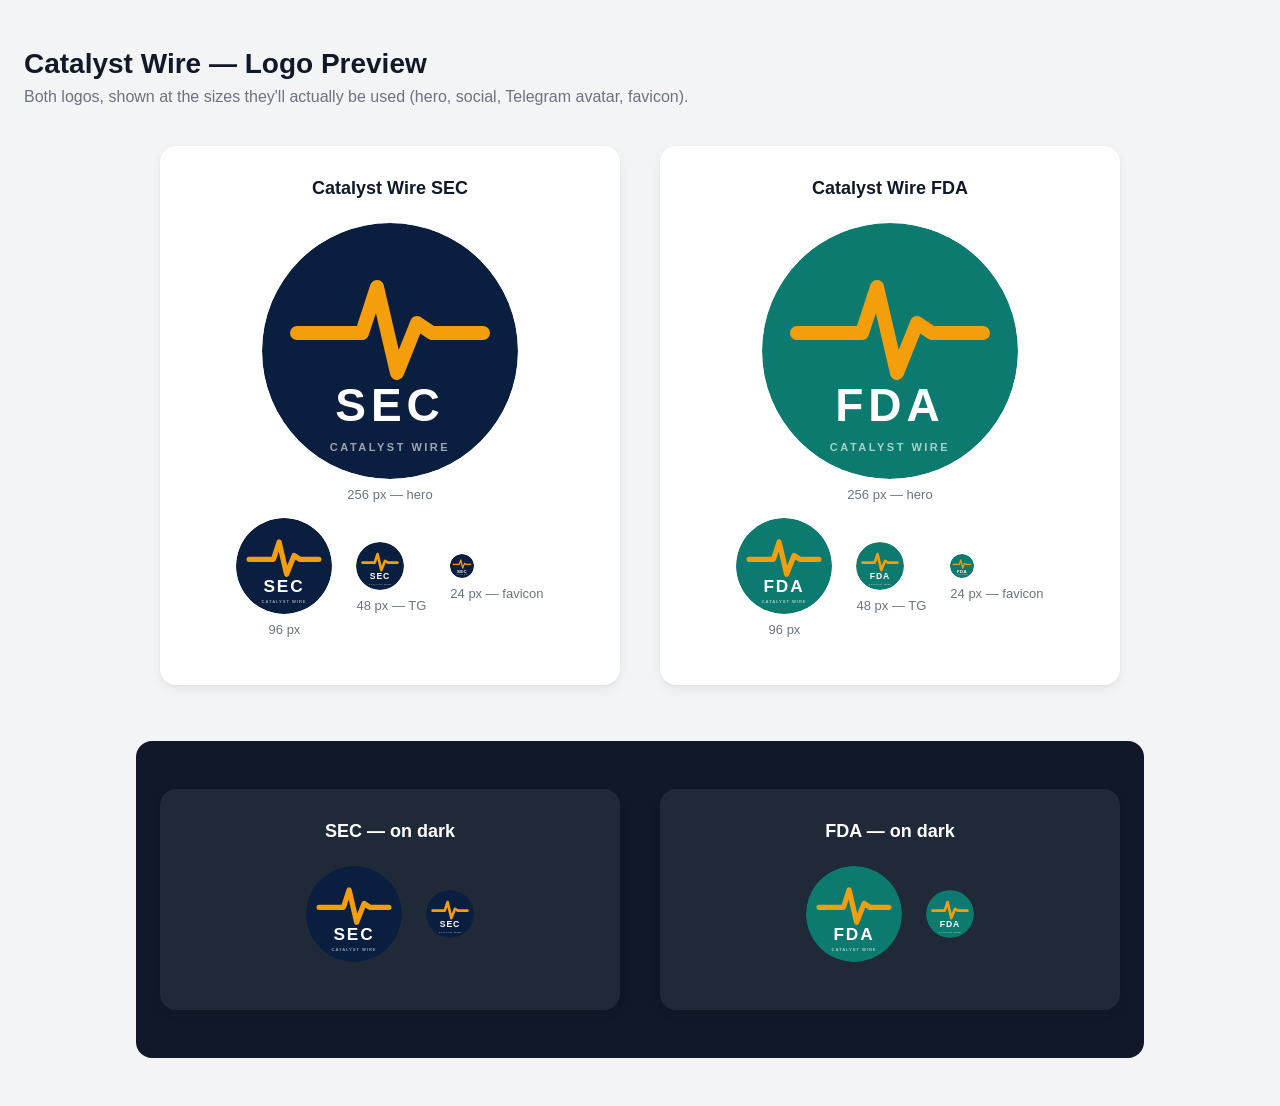
<file: logos/preview.html>
<!doctype html>
<html lang="en">
<head>
  <meta charset="utf-8">
  <title>Catalyst Wire — Logo Preview</title>
  <style>
    body {
      margin: 0;
      padding: 48px 24px;
      font-family: 'Inter', -apple-system, BlinkMacSystemFont, Helvetica, Arial, sans-serif;
      background: #F3F4F6;
      color: #111827;
    }
    h1 { margin: 0 0 8px; font-weight: 800; font-size: 28px; }
    p  { margin: 0 0 40px; color: #6B7280; }
    .row {
      display: grid;
      grid-template-columns: repeat(2, minmax(320px, 1fr));
      gap: 40px;
      max-width: 960px;
      margin: 0 auto 56px;
    }
    .card {
      background: white;
      border-radius: 16px;
      padding: 32px;
      box-shadow: 0 1px 3px rgba(0,0,0,0.04), 0 4px 12px rgba(0,0,0,0.06);
      text-align: center;
    }
    .card h2 { margin: 0 0 24px; font-size: 18px; font-weight: 700; }
    .sizes {
      display: flex;
      align-items: center;
      justify-content: center;
      gap: 24px;
      margin-bottom: 16px;
    }
    .sizes img { display: block; border-radius: 50%; }
    .s256 { width: 256px; height: 256px; }
    .s96  { width:  96px; height:  96px; }
    .s48  { width:  48px; height:  48px; }
    .s24  { width:  24px; height:  24px; }
    .label { color: #6B7280; font-size: 13px; margin-top: 8px; }
    .on-dark { background: #111827; }
    .on-dark .card { background: #1F2937; color: white; }
    .on-dark .label { color: #9CA3AF; }
  </style>
</head>
<body>
  <h1>Catalyst Wire — Logo Preview</h1>
  <p>Both logos, shown at the sizes they'll actually be used (hero, social, Telegram avatar, favicon).</p>

  <div class="row">
    <div class="card">
      <h2>Catalyst Wire SEC</h2>
      <div class="sizes">
        <div>
          <img class="s256" src="catalyst-wire-sec.svg" alt="">
          <div class="label">256 px — hero</div>
        </div>
      </div>
      <div class="sizes">
        <div><img class="s96"  src="catalyst-wire-sec.svg" alt=""><div class="label">96 px</div></div>
        <div><img class="s48"  src="catalyst-wire-sec.svg" alt=""><div class="label">48 px — TG</div></div>
        <div><img class="s24"  src="catalyst-wire-sec.svg" alt=""><div class="label">24 px — favicon</div></div>
      </div>
    </div>

    <div class="card">
      <h2>Catalyst Wire FDA</h2>
      <div class="sizes">
        <div>
          <img class="s256" src="catalyst-wire-fda.svg" alt="">
          <div class="label">256 px — hero</div>
        </div>
      </div>
      <div class="sizes">
        <div><img class="s96"  src="catalyst-wire-fda.svg" alt=""><div class="label">96 px</div></div>
        <div><img class="s48"  src="catalyst-wire-fda.svg" alt=""><div class="label">48 px — TG</div></div>
        <div><img class="s24"  src="catalyst-wire-fda.svg" alt=""><div class="label">24 px — favicon</div></div>
      </div>
    </div>
  </div>

  <div class="on-dark" style="padding: 48px 24px; border-radius: 16px; max-width: 960px; margin: 0 auto;">
    <div class="row" style="margin-bottom: 0;">
      <div class="card">
        <h2>SEC — on dark</h2>
        <div class="sizes">
          <div><img class="s96" src="catalyst-wire-sec.svg" alt=""></div>
          <div><img class="s48" src="catalyst-wire-sec.svg" alt=""></div>
        </div>
      </div>
      <div class="card">
        <h2>FDA — on dark</h2>
        <div class="sizes">
          <div><img class="s96" src="catalyst-wire-fda.svg" alt=""></div>
          <div><img class="s48" src="catalyst-wire-fda.svg" alt=""></div>
        </div>
      </div>
    </div>
  </div>
</body>
</html>
</file>
